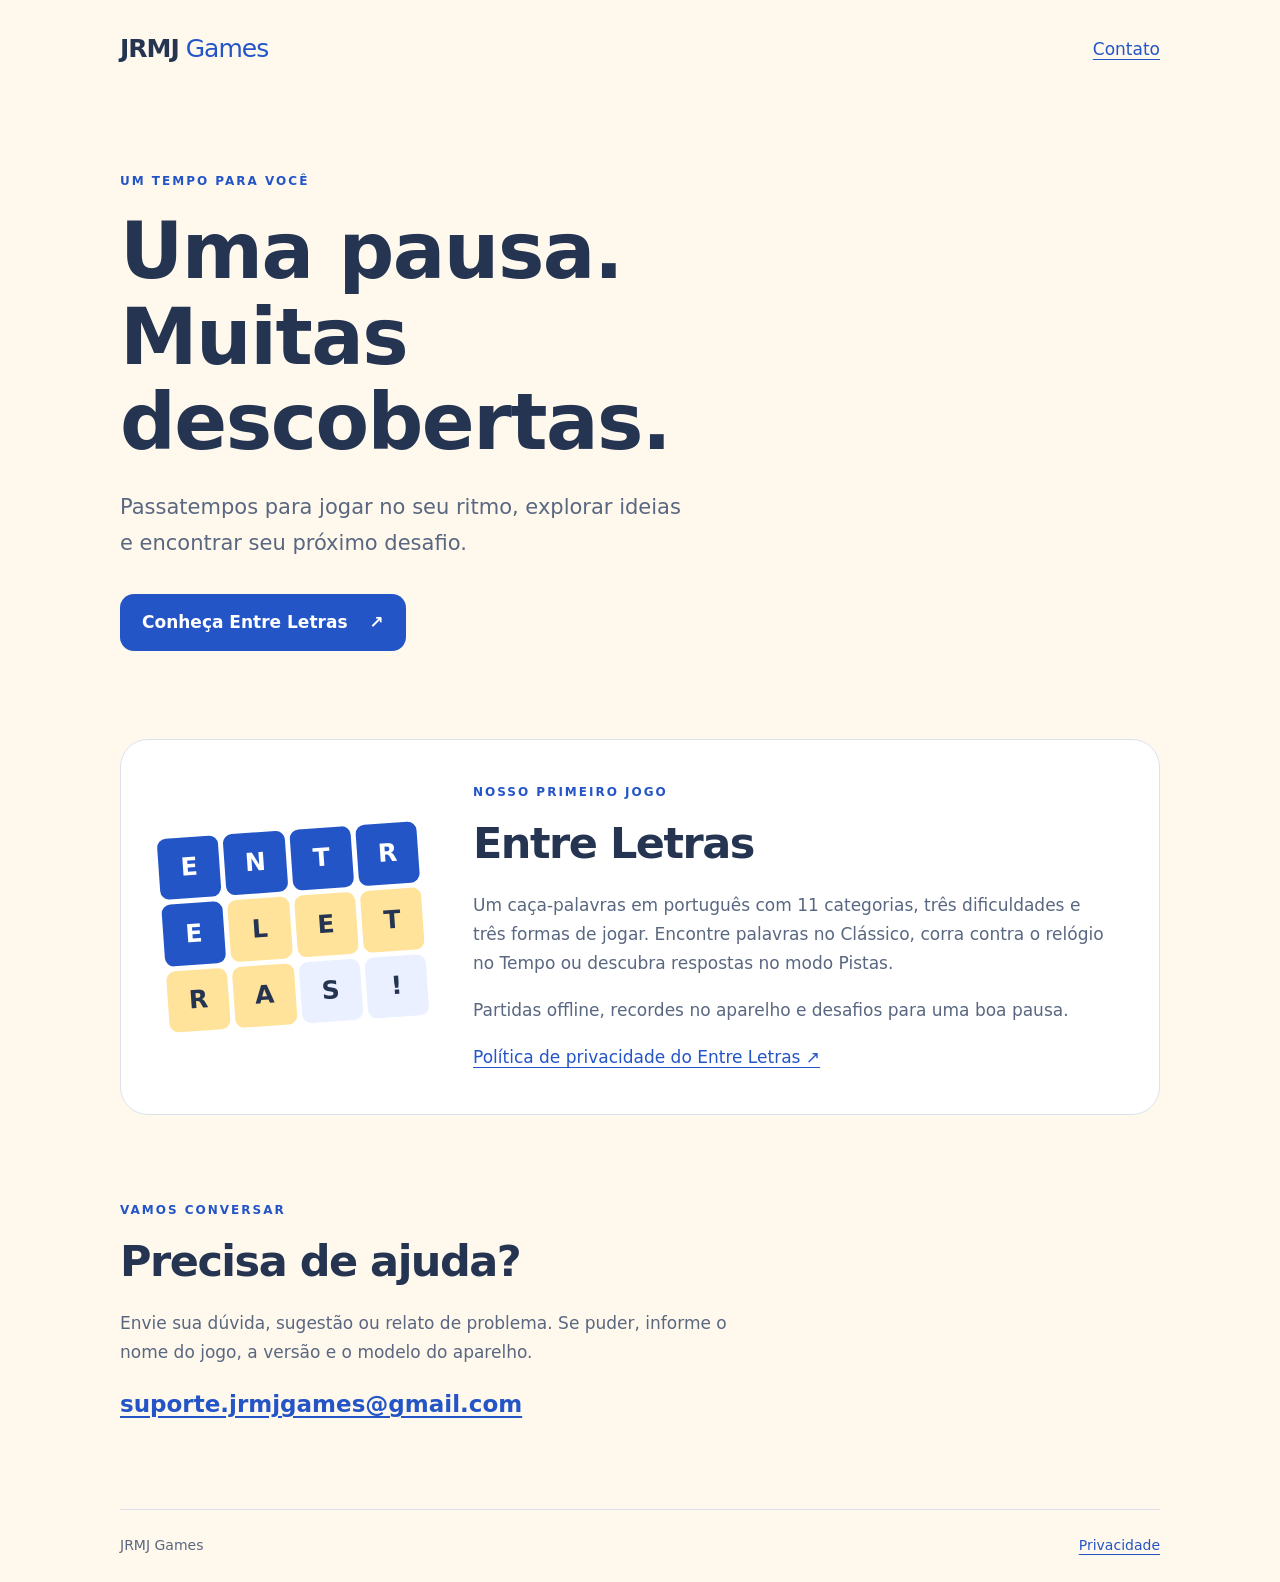
<file: index.html>
<!doctype html>
<html lang="pt-BR">
<head>
  <meta charset="utf-8">
  <meta name="viewport" content="width=device-width, initial-scale=1">
  <meta name="description" content="JRMJ Games: jogos para uma boa pausa. Conheça Entre Letras e fale com nosso suporte.">
  <title>JRMJ Games — Jogos para uma boa pausa</title>
  <link rel="stylesheet" href="styles.css">
</head>
<body>
  <header class="shell header"><a class="brand" href="./">JRMJ<span>Games</span></a><a href="#contato">Contato</a></header>
  <main class="shell">
    <section class="hero">
      <p class="eyebrow">UM TEMPO PARA VOCÊ</p>
      <h1>Uma pausa.<br>Muitas descobertas.</h1>
      <p class="lead">Passatempos para jogar no seu ritmo, explorar ideias e encontrar seu próximo desafio.</p>
      <a class="button" href="#entre-letras">Conheça Entre Letras <span aria-hidden="true">↗</span></a>
    </section>
    <section class="game" id="entre-letras" aria-labelledby="game-title">
      <div class="letter-grid" aria-hidden="true"><span>E</span><span>N</span><span>T</span><span>R</span><span>E</span><span>L</span><span>E</span><span>T</span><span>R</span><span>A</span><span>S</span><span>!</span></div>
      <div><p class="eyebrow">NOSSO PRIMEIRO JOGO</p><h2 id="game-title">Entre Letras</h2><p>Um caça-palavras em português com 11 categorias, três dificuldades e três formas de jogar. Encontre palavras no Clássico, corra contra o relógio no Tempo ou descubra respostas no modo Pistas.</p><p>Partidas offline, recordes no aparelho e desafios para uma boa pausa.</p><a href="entre-letras/privacidade.html">Política de privacidade do Entre Letras <span aria-hidden="true">↗</span></a></div>
    </section>
    <section class="contact" id="contato"><p class="eyebrow">VAMOS CONVERSAR</p><h2>Precisa de ajuda?</h2><p>Envie sua dúvida, sugestão ou relato de problema. Se puder, informe o nome do jogo, a versão e o modelo do aparelho.</p><a class="email" href="mailto:suporte.jrmjgames@gmail.com">suporte.jrmjgames@gmail.com</a></section>
  </main>
  <footer class="shell footer"><span>JRMJ Games</span><a href="entre-letras/privacidade.html">Privacidade</a></footer>
</body>
</html>
</file>
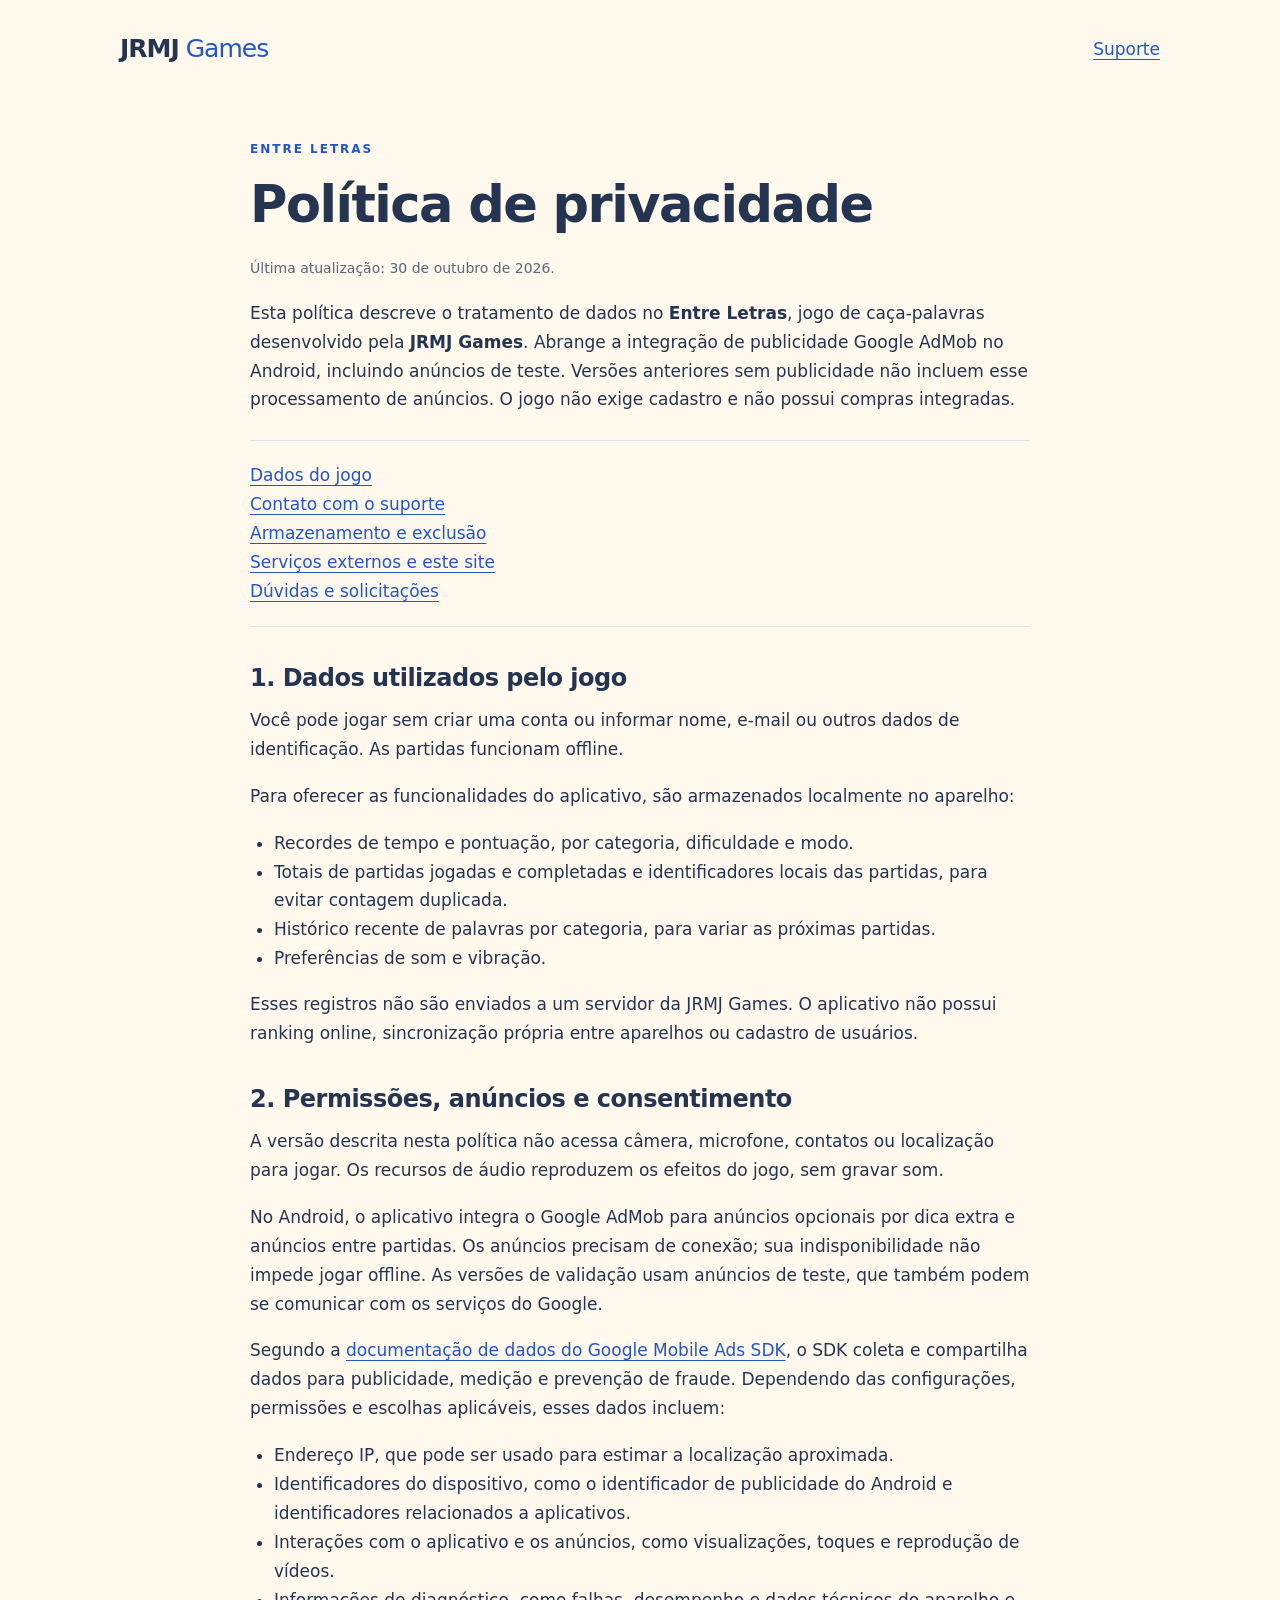
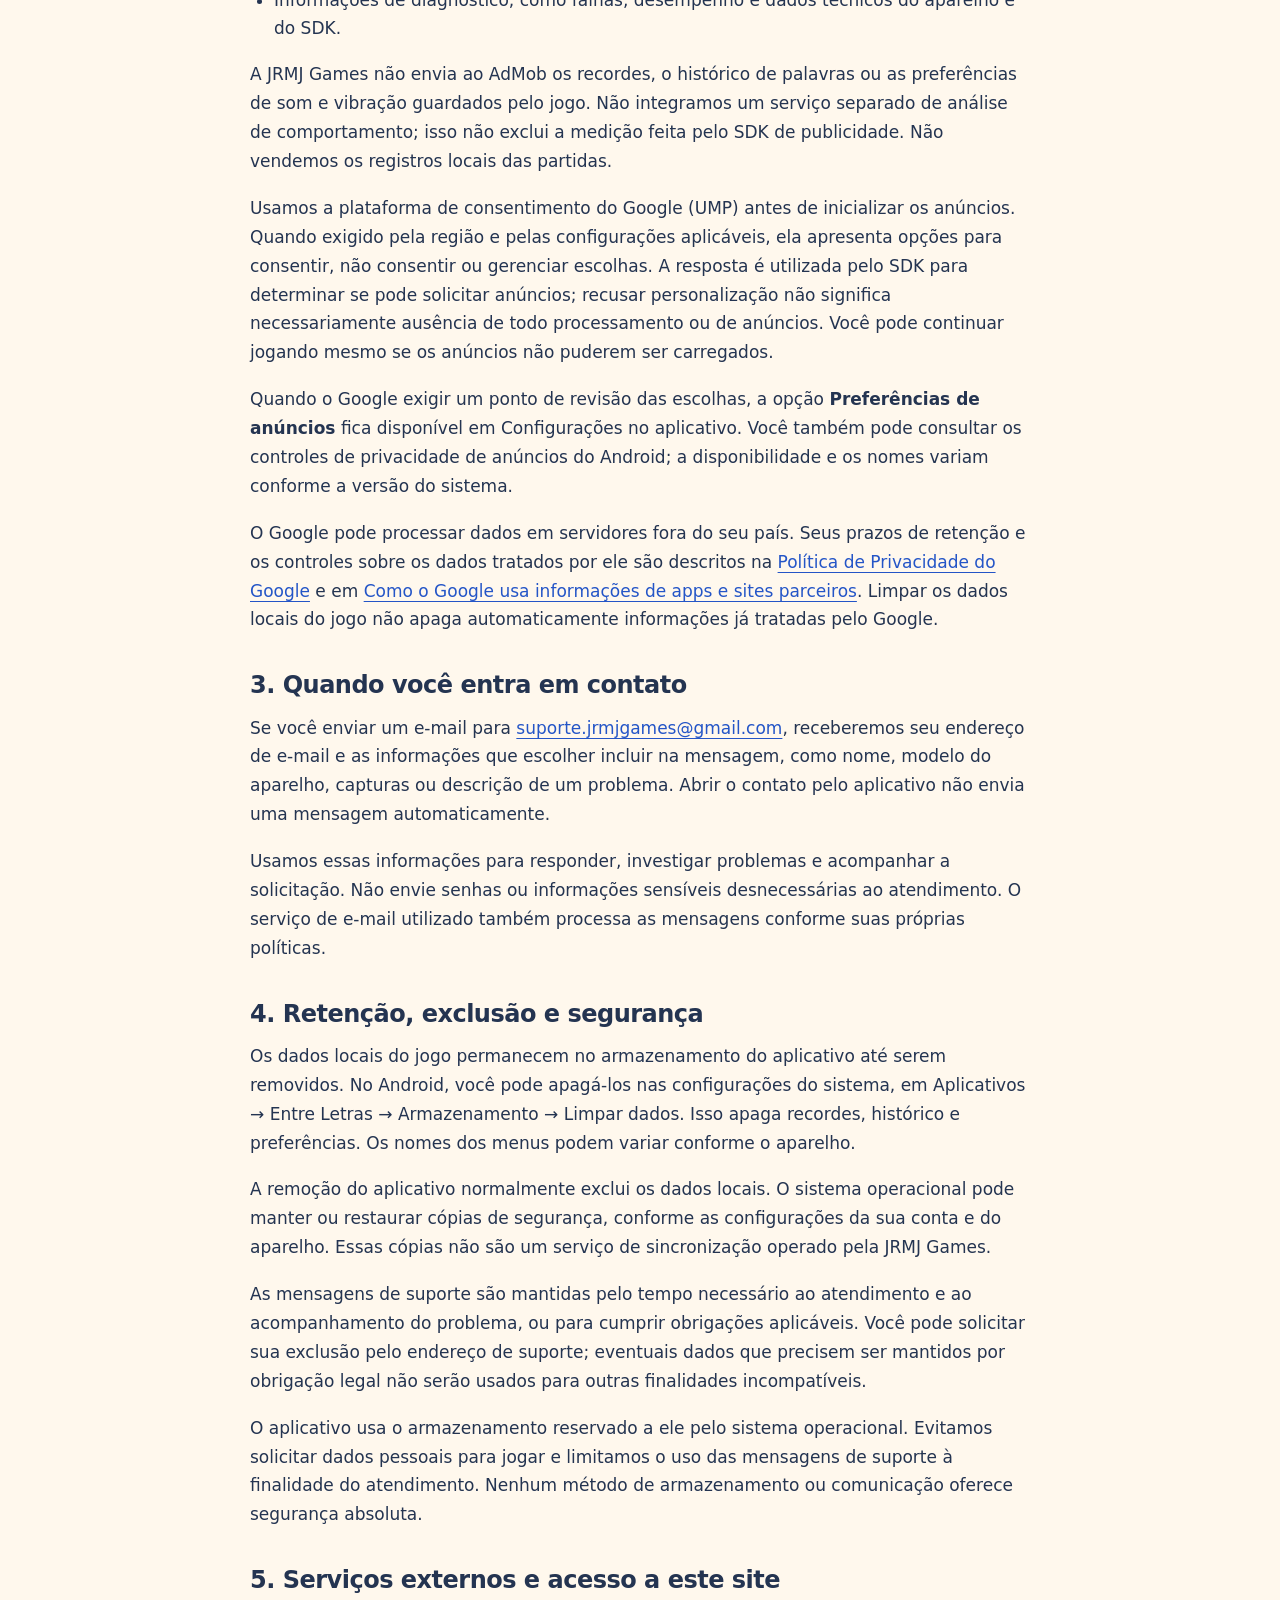
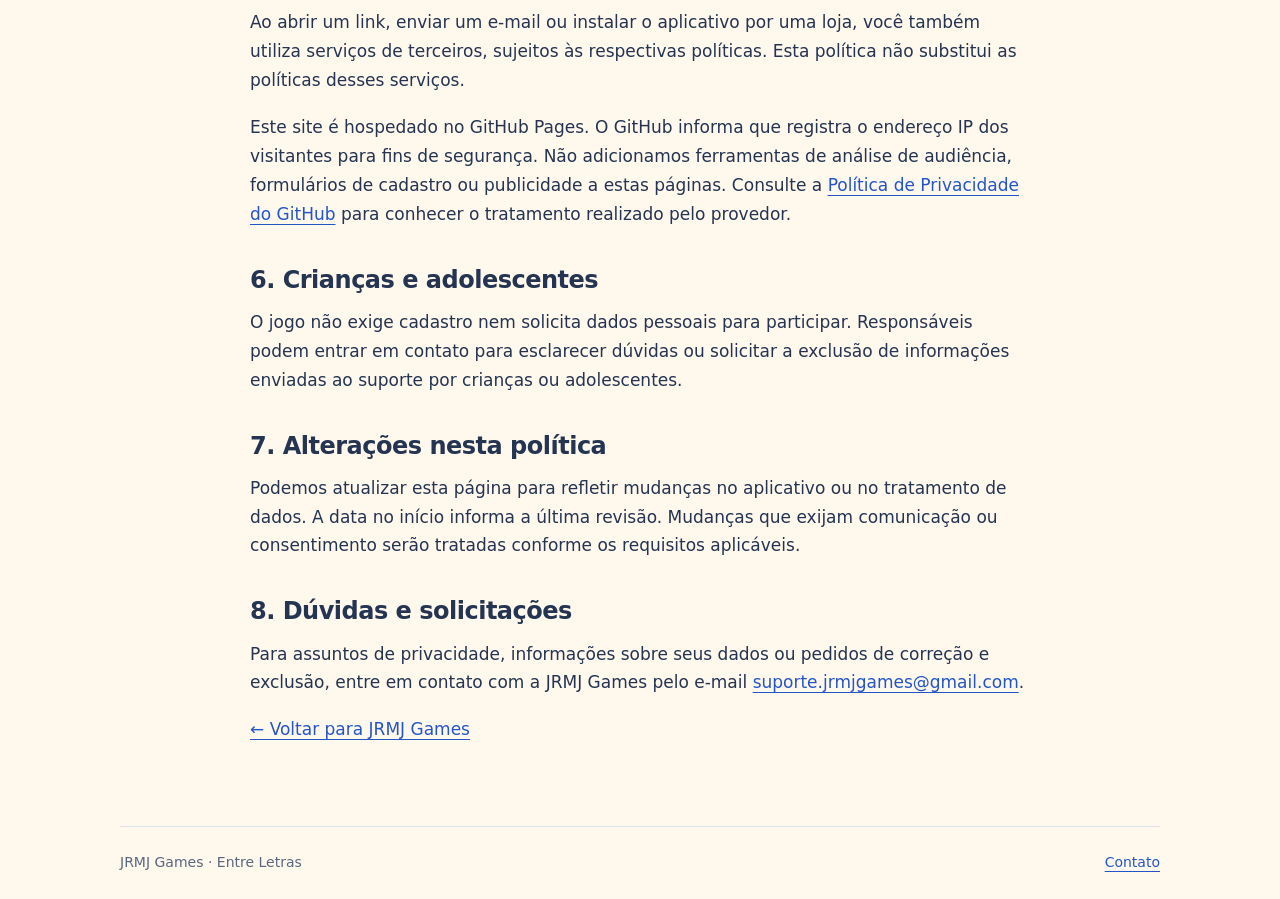
<file: entre-letras/privacidade.html>
<!doctype html>
<html lang="pt-BR">
<head>
  <meta charset="utf-8">
  <meta name="viewport" content="width=device-width, initial-scale=1">
  <meta name="description" content="Política de privacidade do jogo Entre Letras, da JRMJ Games. Dados locais, suporte e contato.">
  <title>Política de privacidade — Entre Letras | JRMJ Games</title>
  <link rel="stylesheet" href="../styles.css">
</head>
<body>
  <header class="shell header"><a class="brand" href="../">JRMJ<span>Games</span></a><a href="mailto:suporte.jrmjgames@gmail.com">Suporte</a></header>
  <main class="shell policy">
    <p class="eyebrow">ENTRE LETRAS</p>
    <h1>Política de privacidade</h1>
    <p class="date">Última atualização: 30 de outubro de 2026.</p>
    <p>Esta política descreve o tratamento de dados no <strong>Entre Letras</strong>, jogo de caça-palavras desenvolvido pela <strong>JRMJ Games</strong>. Abrange a integração de publicidade Google AdMob no Android, incluindo anúncios de teste. Versões anteriores sem publicidade não incluem esse processamento de anúncios. O jogo não exige cadastro e não possui compras integradas.</p>
    <nav aria-label="Nesta política"><a href="#dados">Dados do jogo</a><a href="#suporte">Contato com o suporte</a><a href="#exclusao">Armazenamento e exclusão</a><a href="#servicos">Serviços externos e este site</a><a href="#contato">Dúvidas e solicitações</a></nav>
    <h2 id="dados">1. Dados utilizados pelo jogo</h2>
    <p>Você pode jogar sem criar uma conta ou informar nome, e-mail ou outros dados de identificação. As partidas funcionam offline.</p>
    <p>Para oferecer as funcionalidades do aplicativo, são armazenados localmente no aparelho:</p>
    <ul><li>Recordes de tempo e pontuação, por categoria, dificuldade e modo.</li><li>Totais de partidas jogadas e completadas e identificadores locais das partidas, para evitar contagem duplicada.</li><li>Histórico recente de palavras por categoria, para variar as próximas partidas.</li><li>Preferências de som e vibração.</li></ul>
    <p>Esses registros não são enviados a um servidor da JRMJ Games. O aplicativo não possui ranking online, sincronização própria entre aparelhos ou cadastro de usuários.</p>
    <h2 id="anuncios">2. Permissões, anúncios e consentimento</h2>
    <p>A versão descrita nesta política não acessa câmera, microfone, contatos ou localização para jogar. Os recursos de áudio reproduzem os efeitos do jogo, sem gravar som.</p>
    <p>No Android, o aplicativo integra o Google AdMob para anúncios opcionais por dica extra e anúncios entre partidas. Os anúncios precisam de conexão; sua indisponibilidade não impede jogar offline. As versões de validação usam anúncios de teste, que também podem se comunicar com os serviços do Google.</p>
    <p>Segundo a <a href="https://developers.google.com/admob/android/privacy/play-data-disclosure?hl=pt-br">documentação de dados do Google Mobile Ads SDK</a>, o SDK coleta e compartilha dados para publicidade, medição e prevenção de fraude. Dependendo das configurações, permissões e escolhas aplicáveis, esses dados incluem:</p>
    <ul><li>Endereço IP, que pode ser usado para estimar a localização aproximada.</li><li>Identificadores do dispositivo, como o identificador de publicidade do Android e identificadores relacionados a aplicativos.</li><li>Interações com o aplicativo e os anúncios, como visualizações, toques e reprodução de vídeos.</li><li>Informações de diagnóstico, como falhas, desempenho e dados técnicos do aparelho e do SDK.</li></ul>
    <p>A JRMJ Games não envia ao AdMob os recordes, o histórico de palavras ou as preferências de som e vibração guardados pelo jogo. Não integramos um serviço separado de análise de comportamento; isso não exclui a medição feita pelo SDK de publicidade. Não vendemos os registros locais das partidas.</p>
    <p>Usamos a plataforma de consentimento do Google (UMP) antes de inicializar os anúncios. Quando exigido pela região e pelas configurações aplicáveis, ela apresenta opções para consentir, não consentir ou gerenciar escolhas. A resposta é utilizada pelo SDK para determinar se pode solicitar anúncios; recusar personalização não significa necessariamente ausência de todo processamento ou de anúncios. Você pode continuar jogando mesmo se os anúncios não puderem ser carregados.</p>
    <p>Quando o Google exigir um ponto de revisão das escolhas, a opção <strong>Preferências de anúncios</strong> fica disponível em Configurações no aplicativo. Você também pode consultar os controles de privacidade de anúncios do Android; a disponibilidade e os nomes variam conforme a versão do sistema.</p>
    <p>O Google pode processar dados em servidores fora do seu país. Seus prazos de retenção e os controles sobre os dados tratados por ele são descritos na <a href="https://policies.google.com/privacy?hl=pt-BR">Política de Privacidade do Google</a> e em <a href="https://policies.google.com/technologies/partner-sites?hl=pt-BR">Como o Google usa informações de apps e sites parceiros</a>. Limpar os dados locais do jogo não apaga automaticamente informações já tratadas pelo Google.</p>
    <h2 id="suporte">3. Quando você entra em contato</h2>
    <p>Se você enviar um e-mail para <a href="mailto:suporte.jrmjgames@gmail.com">suporte.jrmjgames@gmail.com</a>, receberemos seu endereço de e-mail e as informações que escolher incluir na mensagem, como nome, modelo do aparelho, capturas ou descrição de um problema. Abrir o contato pelo aplicativo não envia uma mensagem automaticamente.</p>
    <p>Usamos essas informações para responder, investigar problemas e acompanhar a solicitação. Não envie senhas ou informações sensíveis desnecessárias ao atendimento. O serviço de e-mail utilizado também processa as mensagens conforme suas próprias políticas.</p>
    <h2 id="exclusao">4. Retenção, exclusão e segurança</h2>
    <p>Os dados locais do jogo permanecem no armazenamento do aplicativo até serem removidos. No Android, você pode apagá-los nas configurações do sistema, em Aplicativos → Entre Letras → Armazenamento → Limpar dados. Isso apaga recordes, histórico e preferências. Os nomes dos menus podem variar conforme o aparelho.</p>
    <p>A remoção do aplicativo normalmente exclui os dados locais. O sistema operacional pode manter ou restaurar cópias de segurança, conforme as configurações da sua conta e do aparelho. Essas cópias não são um serviço de sincronização operado pela JRMJ Games.</p>
    <p>As mensagens de suporte são mantidas pelo tempo necessário ao atendimento e ao acompanhamento do problema, ou para cumprir obrigações aplicáveis. Você pode solicitar sua exclusão pelo endereço de suporte; eventuais dados que precisem ser mantidos por obrigação legal não serão usados para outras finalidades incompatíveis.</p>
    <p>O aplicativo usa o armazenamento reservado a ele pelo sistema operacional. Evitamos solicitar dados pessoais para jogar e limitamos o uso das mensagens de suporte à finalidade do atendimento. Nenhum método de armazenamento ou comunicação oferece segurança absoluta.</p>
    <h2 id="servicos">5. Serviços externos e acesso a este site</h2>
    <p>Ao abrir um link, enviar um e-mail ou instalar o aplicativo por uma loja, você também utiliza serviços de terceiros, sujeitos às respectivas políticas. Esta política não substitui as políticas desses serviços.</p>
    <p>Este site é hospedado no GitHub Pages. O GitHub informa que registra o endereço IP dos visitantes para fins de segurança. Não adicionamos ferramentas de análise de audiência, formulários de cadastro ou publicidade a estas páginas. Consulte a <a href="https://docs.github.com/en/site-policy/privacy-policies/github-general-privacy-statement">Política de Privacidade do GitHub</a> para conhecer o tratamento realizado pelo provedor.</p>
    <h2>6. Crianças e adolescentes</h2>
    <p>O jogo não exige cadastro nem solicita dados pessoais para participar. Responsáveis podem entrar em contato para esclarecer dúvidas ou solicitar a exclusão de informações enviadas ao suporte por crianças ou adolescentes.</p>
    <h2>7. Alterações nesta política</h2>
    <p>Podemos atualizar esta página para refletir mudanças no aplicativo ou no tratamento de dados. A data no início informa a última revisão. Mudanças que exijam comunicação ou consentimento serão tratadas conforme os requisitos aplicáveis.</p>
    <h2 id="contato">8. Dúvidas e solicitações</h2>
    <p>Para assuntos de privacidade, informações sobre seus dados ou pedidos de correção e exclusão, entre em contato com a JRMJ Games pelo e-mail <a href="mailto:suporte.jrmjgames@gmail.com">suporte.jrmjgames@gmail.com</a>.</p>
    <p><a href="../">← Voltar para JRMJ Games</a></p>
  </main>
  <footer class="shell footer"><span>JRMJ Games · Entre Letras</span><a href="mailto:suporte.jrmjgames@gmail.com">Contato</a></footer>
</body>
</html>
</file>
<file: styles.css>
:root{color-scheme:light;--paper:#fff8ed;--ink:#243451;--muted:#596780;--blue:#2455c7;--line:#dce2ec}*{box-sizing:border-box}html{scroll-behavior:smooth;scroll-padding-top:24px}body{margin:0;background:var(--paper);color:var(--ink);font:17px/1.7 system-ui,-apple-system,"Segoe UI",sans-serif}a{color:var(--blue);text-underline-offset:4px}a:hover{text-decoration-thickness:2px}a:focus-visible{outline:3px solid var(--blue);outline-offset:6px;border-radius:4px}.shell{width:min(1040px,calc(100% - 48px));margin-inline:auto}.header{display:flex;align-items:center;justify-content:space-between;padding-block:28px}.brand{font-size:25px;font-weight:850;text-decoration:none;letter-spacing:-1px;color:var(--ink)}.brand span{color:var(--blue);margin-left:7px;font-weight:500}.hero{padding:72px 0 88px;max-width:780px}.eyebrow{font-size:12px;font-weight:800;letter-spacing:2px;color:var(--blue);margin:0 0 18px}h1,h2{line-height:1.1;letter-spacing:-1.5px;margin:0 0 24px}h1{font-size:clamp(43px,7vw,78px);font-weight:850}h2{font-size:clamp(29px,4vw,43px)}p{margin:0 0 18px}.lead{font-size:21px;color:var(--muted);max-width:580px}.button{display:inline-flex;gap:22px;background:var(--blue);color:white;text-decoration:none;border-radius:14px;padding:14px 22px;margin-top:14px;font-weight:700}.game{display:grid;grid-template-columns:260px 1fr;gap:50px;padding:42px;background:white;border:1px solid var(--line);border-radius:28px;align-items:center}.game p:not(.eyebrow),.contact p:not(.eyebrow){color:var(--muted)}.letter-grid{display:grid;grid-template-columns:repeat(4,1fr);gap:5px;transform:rotate(-4deg)}.letter-grid span{display:grid;place-items:center;aspect-ratio:1;background:#eaf0ff;border-radius:9px;font-weight:800;font-size:25px}.letter-grid span:nth-child(-n+5){background:var(--blue);color:white}.letter-grid span:nth-child(n+6):nth-child(-n+10){background:#ffe39a}.contact{padding-block:85px;max-width:650px}.email{font-size:clamp(16px,3vw,23px);font-weight:700;overflow-wrap:anywhere}.footer{border-top:1px solid var(--line);display:flex;justify-content:space-between;gap:20px;padding-block:24px;font-size:14px;color:var(--muted)}.policy{max-width:780px;padding-block:40px 64px}.policy h1{font-size:clamp(34px,5vw,51px)}.policy h2{font-size:24px;letter-spacing:-.5px;line-height:1.3;margin-top:36px;margin-bottom:12px}.policy ul{padding-left:24px}.policy .date{color:var(--muted);font-size:14px}.policy nav{border-block:1px solid var(--line);padding:20px 0;margin:26px 0}.policy nav a{display:block}.policy a{overflow-wrap:anywhere}@media(max-width:650px){.shell{width:calc(100% - 36px)}.header{padding-block:20px}.hero{padding:45px 0 55px}.game{grid-template-columns:1fr;gap:30px;padding:25px}.letter-grid{width:180px;justify-self:center}.contact{padding-block:55px}.lead{font-size:18px}}@media(prefers-reduced-motion:reduce){html{scroll-behavior:auto}}
</file>
